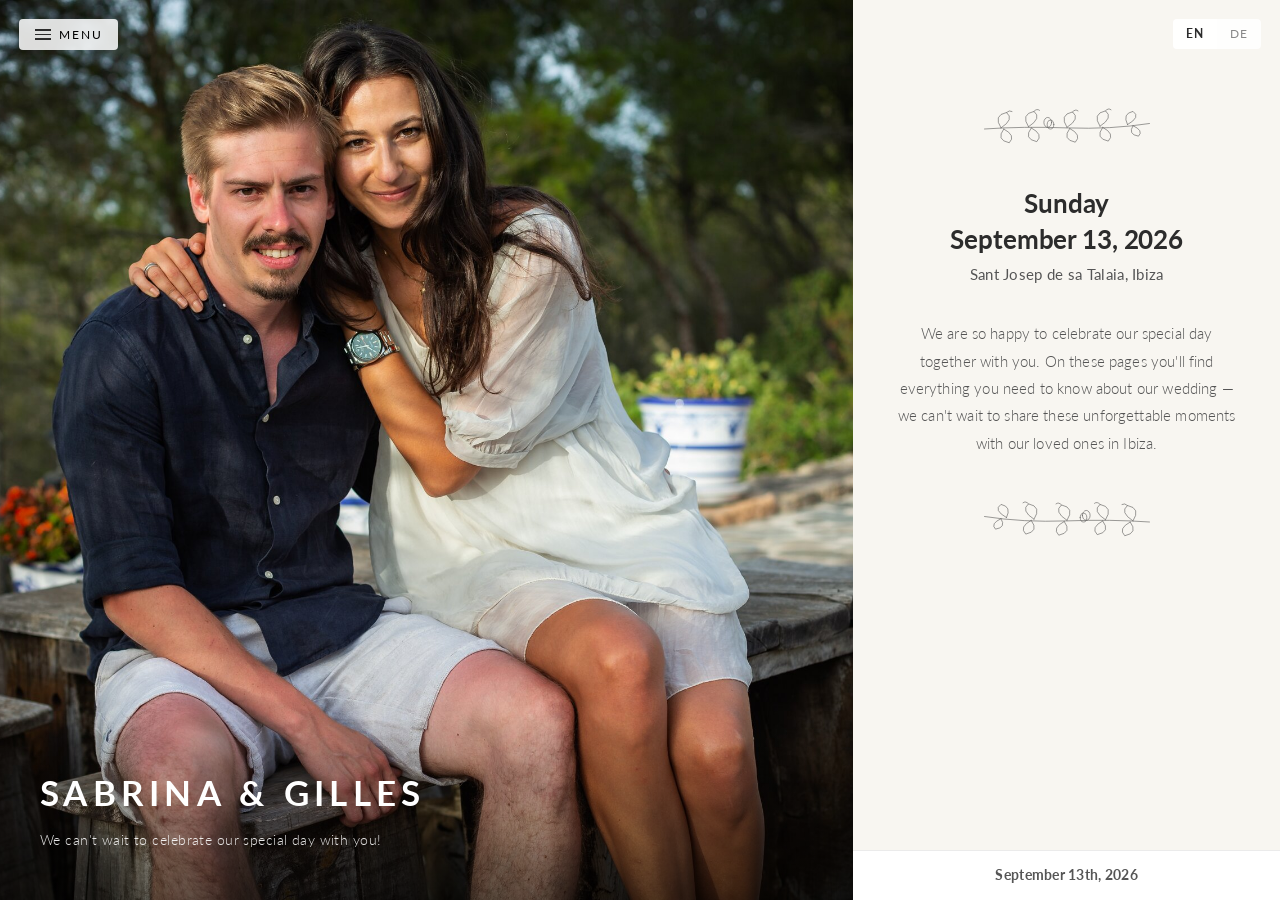
<file: index.html>
<!DOCTYPE html>
<html lang="en">
<head>
  <meta charset="UTF-8">
  <meta name="viewport" content="width=device-width, initial-scale=1.0">
  <title>Sabrina & Gilles</title>
  <link rel="preconnect" href="https://fonts.googleapis.com">
  <link rel="preconnect" href="https://fonts.gstatic.com" crossorigin>
  <link href="https://fonts.googleapis.com/css2?family=Cormorant+Garamond:ital,wght@0,300;0,400;0,500;0,600;1,300;1,400&family=Lato:wght@300;400;700&display=swap" rel="stylesheet">
  <link rel="stylesheet" href="css/style.css">
</head>
<body class="home">

  <!-- Navigation Toggle -->
  <button class="nav-toggle" aria-label="Menu">
    <div class="hamburger"><span></span><span></span><span></span></div>
    MENU
  </button>

  <!-- Language Switcher -->
  <div class="lang-switcher">
    <button class="lang-btn active" data-lang="en">EN</button>
    <button class="lang-btn" data-lang="de">DE</button>
  </div>

  <!-- Navigation Drawer -->
  <div class="nav-drawer-overlay"></div>
  <nav class="nav-drawer">
    <div class="drawer-header">
      <span class="drawer-title">Sabrina & Gilles</span>
      <button class="nav-close" aria-label="Close">&times;</button>
    </div>
    <ul class="nav-links">
      <li><a href="index.html" class="active">Home</a></li>
      <li><a href="agenda.html">Agenda</a></li>
      <li><a href="discover.html">Discover Ibiza</a></li>
      <li><a href="qa.html">Q & A</a></li>
    </ul>
  </nav>

  <!-- Page Layout -->
  <div class="page-wrapper">

    <!-- Left: Photo -->
    <div class="photo-side">
      <img src="img/Home/hero.jpg" alt="Sabrina & Gilles">
      <div class="photo-overlay">
        <div class="couple-name">Sabrina & Gilles</div>
        <div class="couple-tagline" data-lang="en">We can't wait to celebrate our special day with you!</div>
        <div class="couple-tagline" data-lang="de">Wir können es kaum erwarten, unseren besonderen Tag mit euch zu feiern!</div>
      </div>
    </div>

    <!-- Right: Content -->
    <div class="content-side">
      <div class="content-inner">

        <div class="hero-content">
          <img src="img/olive-branch.svg" alt="" class="olive-branch">

          <div class="hero-date" data-lang="en">Sunday<br>September 13, 2026</div>
          <div class="hero-date" data-lang="de">Sonntag<br>13. September 2026</div>

          <div class="hero-location">Sant Josep de sa Talaia, Ibiza</div>

          <p class="hero-welcome" data-lang="en">We are so happy to celebrate our special day together with you. On these pages you'll find everything you need to know about our wedding — we can't wait to share these unforgettable moments with our loved ones in Ibiza.</p>
          <p class="hero-welcome" data-lang="de">Wir freuen uns von Herzen, gemeinsam mit dir unseren besonderen Tag zu feiern. Auf diesen Seiten findest du alle wichtigen Informationen rund um unsere Hochzeit – wir können es kaum erwarten, diese unvergesslichen Momente mit unseren Liebsten auf Ibiza zu teilen.</p>

          <img src="img/olive-branch.svg" alt="" class="olive-branch-bottom">
        </div>

      </div>
    </div>

  </div>

  <!-- Sticky Footer -->
  <div class="sticky-footer">
    <span class="footer-date" data-lang="en">September 13th, 2026</span>
    <span class="footer-date" data-lang="de">13. September 2026</span>
  </div>

  <script src="js/main.js"></script>
</body>
</html>
</file>
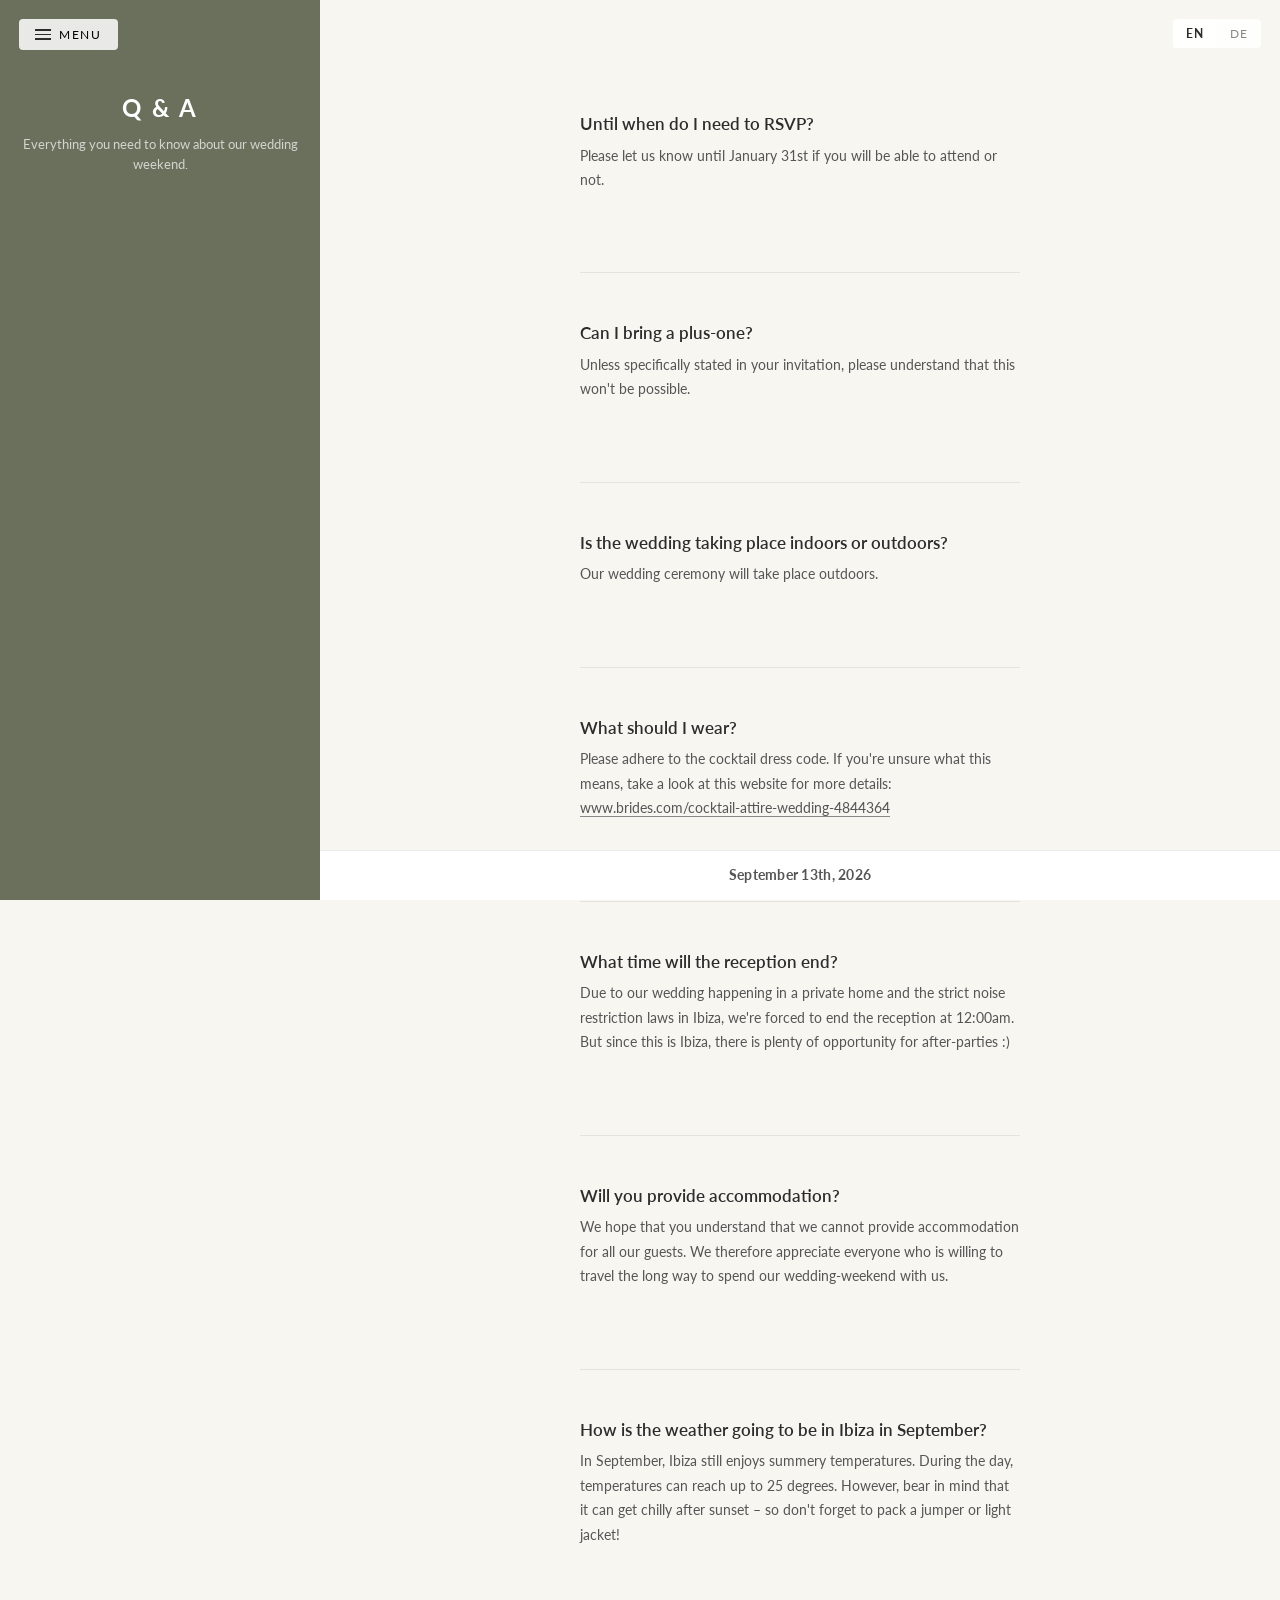
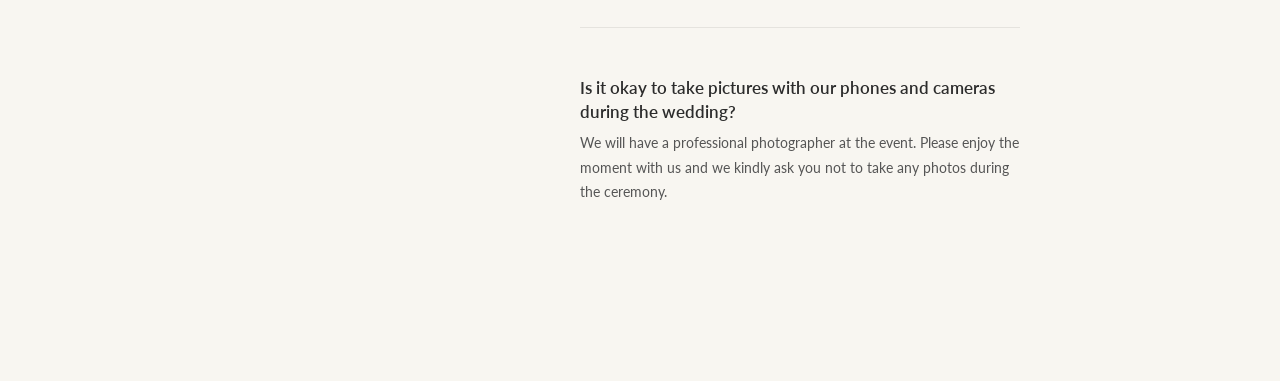
<file: qa.html>
<!DOCTYPE html>
<html lang="en">
<head>
  <meta charset="UTF-8">
  <meta name="viewport" content="width=device-width, initial-scale=1.0">
  <title>Q & A – Sabrina & Gilles</title>
  <link rel="preconnect" href="https://fonts.googleapis.com">
  <link rel="preconnect" href="https://fonts.gstatic.com" crossorigin>
  <link href="https://fonts.googleapis.com/css2?family=Cormorant+Garamond:ital,wght@0,300;0,400;0,500;0,600;1,300;1,400&family=Lato:wght@300;400;700&display=swap" rel="stylesheet">
  <link rel="stylesheet" href="css/style.css">
  <style>
    .qa-side {
      position: fixed;
      top: 0; left: 0;
      width: 25%;
      height: 100vh;
      background: var(--accent);
      color: #fff;
      overflow-y: auto;
      z-index: 1;
      padding: 5.5rem 1.4rem 2rem;
      display: flex;
      flex-direction: column;
      align-items: center;
    }
    .qa-side h1 {
      font-family: var(--font-display);
      font-size: 1.5rem;
      font-weight: 400;
      letter-spacing: 0.1em;
      text-transform: uppercase;
      margin-bottom: 0.3rem;
    }
    .qa-side p {
      font-family: var(--font-body);
      font-size: 0.8rem;
      opacity: 0.7;
      text-align: center;
      line-height: 1.6;
    }
    .photo-side { display: none; }
    .content-side {
      margin-left: 25% !important;
      width: 75% !important;
    }
    .sticky-footer {
      left: 25% !important;
      width: 75% !important;
    }
    @media (max-width: 1024px) {
      .qa-side { width: 30%; padding: 3.5rem 1.2rem 2rem; }
      .content-side { margin-left: 30% !important; width: 70% !important; }
      .sticky-footer { left: 30% !important; width: 70% !important; }
    }
    @media (max-width: 768px) {
      .qa-side { position: relative; width: 100%; height: auto; padding: 5rem 1.5rem 2rem; }
      .content-side { margin-left: 0 !important; width: 100% !important; }
      .sticky-footer { left: 0 !important; width: 100% !important; }
    }
  </style>
</head>
<body>

  <!-- Navigation Toggle -->
  <button class="nav-toggle" aria-label="Menu">
    <div class="hamburger"><span></span><span></span><span></span></div>
    MENU
  </button>

  <!-- Language Switcher -->
  <div class="lang-switcher">
    <button class="lang-btn active" data-lang="en">EN</button>
    <button class="lang-btn" data-lang="de">DE</button>
  </div>

  <!-- Navigation Drawer -->
  <div class="nav-drawer-overlay"></div>
  <nav class="nav-drawer">
    <div class="drawer-header">
      <span class="drawer-title">Sabrina & Gilles</span>
      <button class="nav-close" aria-label="Close">&times;</button>
    </div>
    <ul class="nav-links">
      <li><a href="index.html">Home</a></li>
      <li><a href="agenda.html">Agenda</a></li>
      <li><a href="discover.html">Discover Ibiza</a></li>
      <li><a href="qa.html" class="active">Q & A</a></li>
    </ul>
  </nav>

  <!-- Page Layout -->
  <div class="page-wrapper">

    <!-- Left: Q&A sidebar -->
    <div class="qa-side">
      <h1>Q & A</h1>
      <p data-lang="en">Everything you need to know about our wedding weekend.</p>
      <p data-lang="de">Alles, was ihr über unser Hochzeitswochenende wissen müsst.</p>
    </div>

    <!-- Right: Content -->
    <div class="content-side">
      <div class="content-inner">

        <!-- RSVP Deadline -->
        <div class="section">
          <div class="qa-item">
            <div class="qa-question" data-lang="en">Until when do I need to RSVP?</div>
            <div class="qa-question" data-lang="de">Bis wann muss ich die Teilnahme bestätigen?</div>
            <div class="qa-answer" data-lang="en">Please let us know until January 31st if you will be able to attend or not.</div>
            <div class="qa-answer" data-lang="de">Sage uns bitte bis zum 31. Januar ob du teilnehmen kannst oder nicht.</div>
          </div>
        </div>

        <!-- Plus One -->
        <div class="section">
          <div class="qa-item">
            <div class="qa-question" data-lang="en">Can I bring a plus-one?</div>
            <div class="qa-question" data-lang="de">Kann ich eine Begleitperson mitbringen?</div>
            <div class="qa-answer" data-lang="en">Unless specifically stated in your invitation, please understand that this won't be possible.</div>
            <div class="qa-answer" data-lang="de">Nein, das ist leider nicht möglich.</div>
          </div>
        </div>

        <!-- Indoor/Outdoor -->
        <div class="section">
          <div class="qa-item">
            <div class="qa-question" data-lang="en">Is the wedding taking place indoors or outdoors?</div>
            <div class="qa-question" data-lang="de">Findet die Trauung drinnen oder draußen statt?</div>
            <div class="qa-answer" data-lang="en">Our wedding ceremony will take place outdoors.</div>
            <div class="qa-answer" data-lang="de">Unsere Trauung wird draußen stattfinden.</div>
          </div>
        </div>

        <!-- Dress Code -->
        <div class="section">
          <div class="qa-item">
            <div class="qa-question" data-lang="en">What should I wear?</div>
            <div class="qa-question" data-lang="de">Was soll ich anziehen?</div>
            <div class="qa-answer" data-lang="en">Please adhere to the cocktail dress code. If you're unsure what this means, take a look at this website for more details: <a href="https://www.brides.com/cocktail-attire-wedding-4844364" target="_blank" rel="noopener">www.brides.com/cocktail-attire-wedding-4844364</a></div>
            <div class="qa-answer" data-lang="de">Bitte halte dich an den Cocktail-Dresscode. Wenn du nicht sicher bist, was das bedeutet, findest du weitere Informationen auf dieser Website: <a href="https://www.brides.com/cocktail-attire-wedding-4844364" target="_blank" rel="noopener">www.brides.com/cocktail-attire-wedding-4844364</a></div>
          </div>
        </div>

        <!-- Reception End -->
        <div class="section">
          <div class="qa-item">
            <div class="qa-question" data-lang="en">What time will the reception end?</div>
            <div class="qa-question" data-lang="de">Um wie viel Uhr endet die Feier?</div>
            <div class="qa-answer" data-lang="en">Due to our wedding happening in a private home and the strict noise restriction laws in Ibiza, we're forced to end the reception at 12:00am. But since this is Ibiza, there is plenty of opportunity for after-parties :)</div>
            <div class="qa-answer" data-lang="de">Da unsere Hochzeit in einem Privathaus stattfindet und auf Ibiza strenge Lärmschutzvorschriften gelten, müssen wir die Feier um 0:00 Uhr beenden. Aber da wir uns auf Ibiza befinden, gibt es jede Menge Möglichkeiten für After-Partys :)</div>
          </div>
        </div>

        <!-- Accommodation -->
        <div class="section">
          <div class="qa-item">
            <div class="qa-question" data-lang="en">Will you provide accommodation?</div>
            <div class="qa-question" data-lang="de">Wird uns eine Unterkunft zur Verfügung gestellt?</div>
            <div class="qa-answer" data-lang="en">We hope that you understand that we cannot provide accommodation for all our guests. We therefore appreciate everyone who is willing to travel the long way to spend our wedding-weekend with us.</div>
            <div class="qa-answer" data-lang="de">Wir hoffen, dass du Verständnis dafür hast, dass wir nicht allen Gästen eine Unterkunft zur Verfügung stellen können. Wir sind daher allen dankbar, die bereit sind, den weiten Weg auf sich zu nehmen, um unser Hochzeitswochenende mit uns zu verbringen.</div>
          </div>
        </div>

        <!-- Weather -->
        <div class="section">
          <div class="qa-item">
            <div class="qa-question" data-lang="en">How is the weather going to be in Ibiza in September?</div>
            <div class="qa-question" data-lang="de">Wie ist das Wetter im September auf Ibiza?</div>
            <div class="qa-answer" data-lang="en">In September, Ibiza still enjoys summery temperatures. During the day, temperatures can reach up to 25 degrees. However, bear in mind that it can get chilly after sunset – so don't forget to pack a jumper or light jacket!</div>
            <div class="qa-answer" data-lang="de">Im September herrschen auf Ibiza noch sommerliche Temperaturen. Tagsüber können die Temperaturen bis zu 25 Grad erreichen. Beachte jedoch, dass es nach Sonnenuntergang kühl werden kann – vergesse also nicht, einen Pullover oder eine leichte Jacke einzupacken!</div>
          </div>
        </div>

        <!-- Photos -->
        <div class="section">
          <div class="qa-item">
            <div class="qa-question" data-lang="en">Is it okay to take pictures with our phones and cameras during the wedding?</div>
            <div class="qa-question" data-lang="de">Ist es in Ordnung, während der Hochzeit Fotos mit unseren Handys und Kameras zu machen?</div>
            <div class="qa-answer" data-lang="en">We will have a professional photographer at the event. Please enjoy the moment with us and we kindly ask you not to take any photos during the ceremony.</div>
            <div class="qa-answer" data-lang="de">Wir werden einen professionellen Fotografen bei der Hochzeit haben. Bitte genieße den Moment mit uns und wir bitten dich, während der Zeremonie keine Fotos zu machen.</div>
          </div>
        </div>

      </div>
    </div>

  </div>

  <!-- Sticky Footer -->
  <div class="sticky-footer">
    <span class="footer-date" data-lang="en">September 13th, 2026</span>
    <span class="footer-date" data-lang="de">13. September 2026</span>
  </div>

  <script src="js/main.js"></script>
</body>
</html>
</file>
<file: css/style.css>
/* ===== RESET & BASE ===== */
*, *::before, *::after {
  margin: 0;
  padding: 0;
  box-sizing: border-box;
}

:root {
  --bg-cream: #f8f6f1;
  --text-dark: #2c2c2c;
  --text-medium: #555;
  --text-light: #888;
  --border-color: #2c2c2c;
  --accent: #6b705c;
  --font-display: 'Lato', 'Helvetica Neue', sans-serif;
  --font-heading: 'Lato', 'Helvetica Neue', sans-serif;
  --font-body: 'Lato', 'Helvetica Neue', sans-serif;
}

/* Global heading weight — using Lato bold for a consistent modern look */
h1, h2, h3, h4, h5, h6,
.couple-name, .hero-date, .drawer-title,
.calendar-header h1, .day-number,
.detail-card h2, .h-couple, .h-main,
.detail-vip-title, .footer-date {
  font-weight: 700 !important;
  letter-spacing: -0.005em;
}

html {
  scroll-behavior: smooth;
  font-size: 16px;
}

body {
  font-family: var(--font-body);
  color: var(--text-dark);
  background: var(--bg-cream);
  line-height: 1.7;
  overflow-x: hidden;
}

a {
  color: var(--text-dark);
  text-decoration: none;
  border-bottom: 1px solid var(--text-light);
  transition: border-color 0.3s;
}

a:hover {
  border-bottom-color: var(--text-dark);
}

/* ===== LAYOUT: SPLIT SCREEN ===== */
.page-wrapper {
  display: flex;
  min-height: 100vh;
}

.photo-side {
  position: fixed;
  top: 0;
  left: 0;
  width: 25%;
  height: 100vh;
  overflow: hidden;
  z-index: 1;
}

.photo-side img {
  width: 100%;
  height: 100%;
  object-fit: cover;
  object-position: center;
}

.photo-overlay {
  position: absolute;
  bottom: 0;
  left: 0;
  right: 0;
  padding: 3rem 2.5rem;
  background: linear-gradient(transparent, rgba(0,0,0,0.55));
  color: #fff;
}

.photo-overlay .couple-name {
  font-family: var(--font-display);
  font-size: 2.2rem;
  font-weight: 400;
  letter-spacing: 0.15em;
  text-transform: uppercase;
  margin-bottom: 0.3rem;
}

.photo-overlay .couple-tagline {
  font-family: var(--font-body);
  font-size: 0.9rem;
  font-weight: 300;
  opacity: 0.9;
  letter-spacing: 0.03em;
}

.content-side {
  margin-left: 25%;
  width: 75%;
  min-height: 100vh;
  background: var(--bg-cream);
  position: relative;
  z-index: 2;
}

.content-inner {
  max-width: 520px;
  margin: 0 auto;
  padding: 4rem 2.5rem 6rem;
}

/* ===== NAVIGATION ===== */
.nav-toggle {
  position: fixed;
  top: 1.2rem;
  left: 1.2rem;
  z-index: 1000;
  background: rgba(255,255,255,0.85);
  backdrop-filter: blur(8px);
  border: none;
  padding: 0.5rem 1rem;
  cursor: pointer;
  font-family: var(--font-body);
  font-size: 0.75rem;
  letter-spacing: 0.15em;
  text-transform: uppercase;
  display: flex;
  align-items: center;
  gap: 0.5rem;
  border-radius: 4px;
  transition: background 0.3s;
}

.nav-toggle:hover {
  background: rgba(255,255,255,1);
}

.nav-toggle .hamburger {
  display: flex;
  flex-direction: column;
  gap: 3px;
}

.nav-toggle .hamburger span {
  display: block;
  width: 16px;
  height: 1.5px;
  background: var(--text-dark);
  transition: transform 0.3s;
}

/* Side drawer */
.nav-drawer {
  position: fixed;
  top: 0;
  left: 0;
  width: 280px;
  height: 100vh;
  background: #fff;
  z-index: 2000;
  transform: translateX(-100%);
  transition: transform 0.35s cubic-bezier(0.4, 0, 0.2, 1);
  padding: 2rem 2rem;
  display: flex;
  flex-direction: column;
}

.nav-drawer.open {
  transform: translateX(0);
}

.nav-drawer-overlay {
  position: fixed;
  top: 0;
  left: 0;
  width: 100vw;
  height: 100vh;
  background: rgba(0,0,0,0.3);
  z-index: 1999;
  opacity: 0;
  pointer-events: none;
  transition: opacity 0.35s;
}

.nav-drawer-overlay.open {
  opacity: 1;
  pointer-events: all;
}

.nav-drawer .drawer-header {
  display: flex;
  justify-content: space-between;
  align-items: flex-start;
  margin-bottom: 2rem;
}

.nav-drawer .drawer-title {
  font-family: var(--font-display);
  font-size: 1.4rem;
  font-weight: 400;
  letter-spacing: 0.1em;
  text-transform: uppercase;
}

.nav-close {
  background: none;
  border: none;
  font-size: 1.5rem;
  cursor: pointer;
  color: var(--text-dark);
  padding: 0;
  line-height: 1;
}

.nav-links {
  list-style: none;
  flex: 1;
}

.nav-links li {
  margin-bottom: 1rem;
}

.nav-links a {
  font-family: var(--font-body);
  font-size: 0.95rem;
  color: var(--text-dark);
  text-decoration: none;
  border-bottom: none;
  letter-spacing: 0.02em;
  transition: color 0.3s;
}

.nav-links a:hover {
  color: var(--accent);
}

.nav-links a.active {
  font-weight: 700;
}

.nav-rsvp-btn {
  display: inline-block;
  margin-top: 1rem;
  padding: 0.6rem 2rem;
  border: 1.5px solid var(--text-dark);
  border-radius: 50px;
  font-family: var(--font-body);
  font-size: 0.8rem;
  letter-spacing: 0.15em;
  text-transform: uppercase;
  text-align: center;
  color: var(--text-dark);
  background: none;
  cursor: pointer;
  transition: background 0.3s, color 0.3s;
  text-decoration: none;
}

.nav-rsvp-btn:hover {
  background: var(--text-dark);
  color: #fff;
}

/* ===== LANGUAGE SWITCHER ===== */
.lang-switcher {
  position: fixed;
  top: 1.2rem;
  right: 1.2rem;
  z-index: 1000;
  display: flex;
  background: rgba(255,255,255,0.85);
  backdrop-filter: blur(8px);
  border-radius: 4px;
  overflow: hidden;
}

.lang-btn {
  padding: 0.45rem 0.8rem;
  border: none;
  background: none;
  font-family: var(--font-body);
  font-size: 0.75rem;
  letter-spacing: 0.1em;
  text-transform: uppercase;
  cursor: pointer;
  color: var(--text-light);
  transition: color 0.3s, background 0.3s;
}

.lang-btn.active {
  color: var(--text-dark);
  background: rgba(255,255,255,0.5);
  font-weight: 700;
}

.lang-btn:hover {
  color: var(--text-dark);
}

/* Language visibility — handled by JS in main.js */

/* ===== HERO SECTION ===== */
.hero-content {
  text-align: center;
  padding: 2rem 0;
}

.olive-branch {
  width: 220px;
  height: auto;
  margin: 0 auto 1.5rem;
  display: block;
  opacity: 0.7;
}

.olive-branch-bottom {
  width: 220px;
  height: auto;
  margin: 2rem auto 0;
  display: block;
  opacity: 0.7;
  transform: scaleX(-1);
}

.hero-date {
  font-family: var(--font-heading);
  font-size: 1.6rem;
  font-weight: 400;
  line-height: 1.4;
  margin-bottom: 0.3rem;
}

.hero-location {
  font-family: var(--font-body);
  font-size: 0.95rem;
  color: var(--text-medium);
  margin-bottom: 2rem;
  letter-spacing: 0.02em;
}

.hero-welcome {
  font-family: var(--font-body);
  font-size: 0.95rem;
  font-weight: 300;
  line-height: 1.8;
  color: var(--text-medium);
  max-width: 440px;
  margin: 0 auto 1rem;
  letter-spacing: 0.01em;
}

.btn-rsvp {
  display: inline-block;
  padding: 0.6rem 2.2rem;
  border: 1.5px solid var(--text-dark);
  border-radius: 50px;
  font-family: var(--font-body);
  font-size: 0.8rem;
  letter-spacing: 0.15em;
  text-transform: uppercase;
  color: var(--text-dark);
  background: none;
  cursor: pointer;
  transition: background 0.3s, color 0.3s;
  text-decoration: none;
}

.btn-rsvp:hover {
  background: var(--text-dark);
  color: #fff;
}

.view-details {
  display: block;
  margin-top: 1.5rem;
  font-size: 0.85rem;
  color: var(--text-medium);
  border-bottom: none;
  letter-spacing: 0.02em;
}

.scroll-indicator {
  margin-top: 0.8rem;
  font-size: 1.5rem;
  color: var(--text-light);
  animation: bounce 2s infinite;
}

@keyframes bounce {
  0%, 100% { transform: translateY(0); }
  50% { transform: translateY(6px); }
}

/* ===== CONTENT SECTIONS ===== */
.section {
  padding: 3rem 0;
  border-top: 1px solid rgba(0,0,0,0.08);
}

.section:first-child {
  border-top: none;
}

.section-title {
  font-family: var(--font-heading);
  font-size: 1.8rem;
  font-weight: 400;
  text-align: center;
  margin-bottom: 1rem;
  letter-spacing: 0.03em;
}

.section-subtitle {
  font-size: 0.9rem;
  text-align: center;
  color: var(--text-medium);
  margin-bottom: 2rem;
  line-height: 1.6;
}

.section-icon {
  text-align: center;
  margin-bottom: 0.8rem;
  font-size: 1.5rem;
  color: var(--text-light);
}

/* Travel cards */
.travel-card {
  margin-bottom: 2.5rem;
}

.travel-card h3 {
  font-family: var(--font-heading);
  font-size: 1.3rem;
  font-weight: 500;
  text-align: center;
  margin-bottom: 0.8rem;
}

.travel-card p {
  font-size: 0.9rem;
  color: var(--text-medium);
  line-height: 1.7;
  margin-bottom: 0.8rem;
}

.travel-meta {
  display: flex;
  align-items: center;
  gap: 0.5rem;
  font-size: 0.85rem;
  color: var(--text-light);
  margin-top: 0.5rem;
}

.travel-meta svg {
  width: 16px;
  height: 16px;
  flex-shrink: 0;
}

/* Q&A */
.qa-item {
  margin-bottom: 2rem;
}

.qa-question {
  font-family: var(--font-heading);
  font-size: 1.05rem;
  font-weight: 600;
  margin-bottom: 0.5rem;
  line-height: 1.4;
}

.qa-answer {
  font-size: 0.9rem;
  color: var(--text-medium);
  line-height: 1.7;
}

.qa-answer a {
  color: var(--text-medium);
  border-bottom: 1px solid var(--text-light);
}

/* ===== STICKY FOOTER BAR ===== */
.sticky-footer {
  position: fixed;
  bottom: 0;
  left: 25%;
  width: 75%;
  background: rgba(255,255,255,0.95);
  backdrop-filter: blur(8px);
  z-index: 100;
  padding: 0.8rem 2rem;
  display: flex;
  justify-content: center;
  align-items: center;
  gap: 1.5rem;
  border-top: 1px solid rgba(0,0,0,0.08);
}

.sticky-footer .footer-date {
  font-family: var(--font-body);
  font-size: 0.85rem;
  color: var(--text-medium);
  letter-spacing: 0.02em;
}

.sticky-footer .btn-rsvp {
  padding: 0.4rem 1.5rem;
  font-size: 0.7rem;
}

/* ===== PAGE FOOTER ===== */
.page-footer {
  padding: 2rem 0;
  text-align: center;
  font-size: 0.8rem;
  color: var(--text-light);
}

/* ===== RESPONSIVE ===== */
@media (max-width: 1024px) {
  .photo-side {
    width: 30%;
  }
  .content-side {
    margin-left: 30%;
    width: 70%;
  }
  .sticky-footer {
    left: 30%;
    width: 70%;
  }
}

@media (max-width: 768px) {
  .page-wrapper {
    flex-direction: column;
  }

  .photo-side {
    position: relative;
    width: 100%;
    height: 70vh;
  }

  .content-side {
    margin-left: 0;
    width: 100%;
  }

  .content-inner {
    padding: 3rem 1.5rem 5rem;
  }

  .sticky-footer {
    left: 0;
    width: 100%;
  }

  .lang-switcher {
    right: 0.8rem;
    top: 0.8rem;
  }

  .nav-toggle {
    left: 0.8rem;
    top: 0.8rem;
  }
}

@media (max-width: 480px) {
  .photo-side {
    height: 55vh;
  }

  .hero-date {
    font-size: 1.3rem;
  }

  .olive-branch,
  .olive-branch-bottom {
    width: 160px;
  }

  .content-inner {
    padding: 2rem 1.2rem 5rem;
  }
}

/* ===== HOME PAGE: PHOTO TAKES 2/3 OF WIDTH ===== */
@media (min-width: 769px) {
  body.home .photo-side {
    width: 66.6667%;
  }
  body.home .content-side {
    margin-left: 66.6667%;
    width: 33.3333%;
  }
  body.home .sticky-footer {
    left: 66.6667%;
    width: 33.3333%;
  }
}

body.home .photo-side img {
  object-position: center top;
}
</file>
